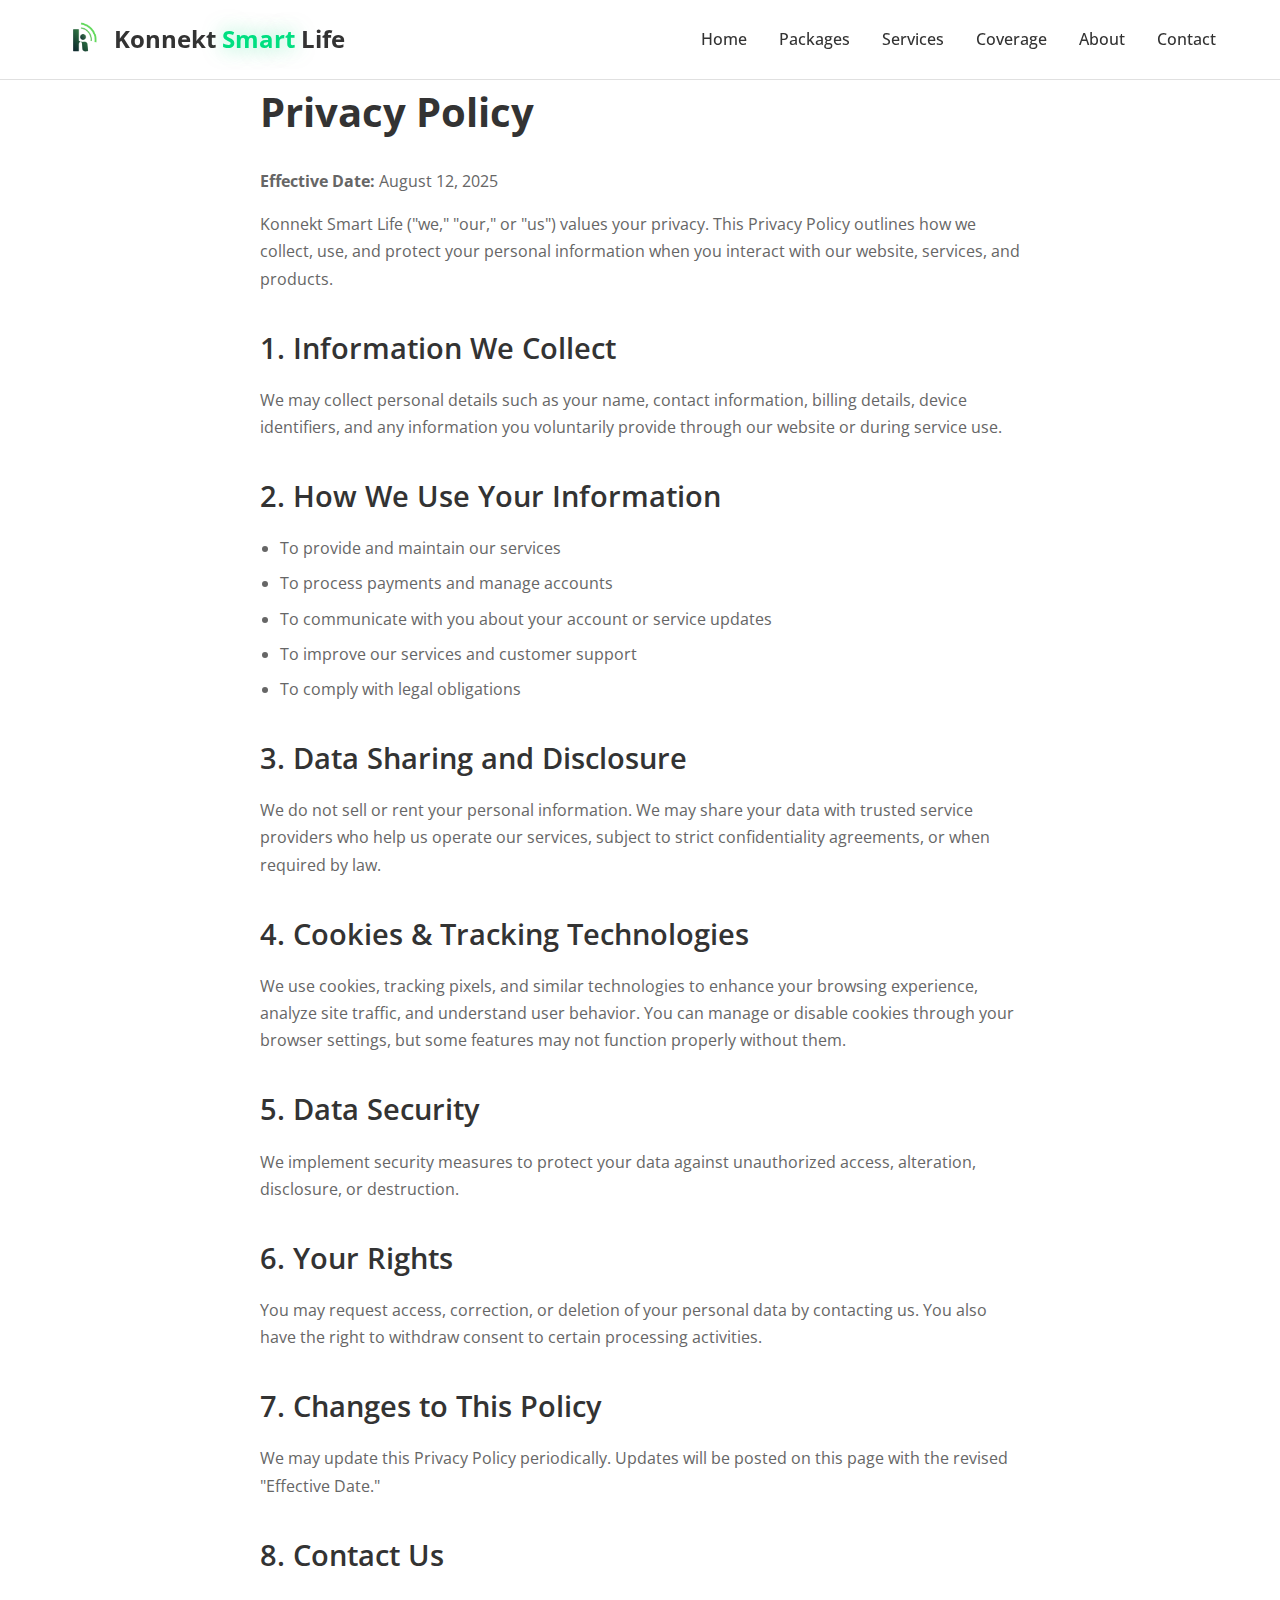
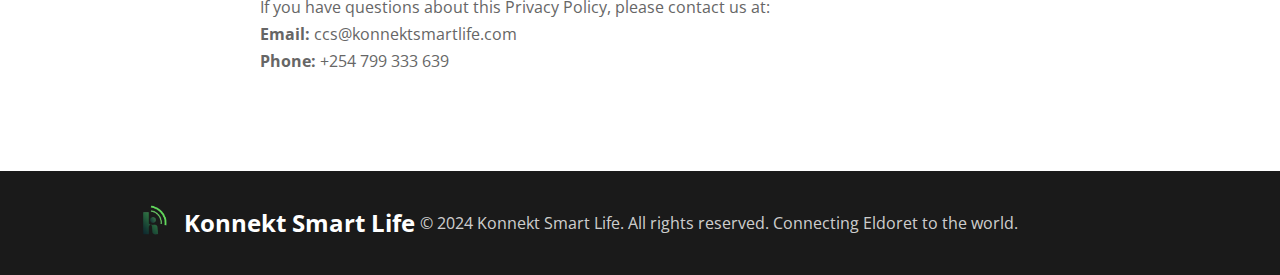
<file: privacy.html>
<!DOCTYPE html>
<html lang="en">
<head>
  <meta charset="UTF-8" />
  <meta name="viewport" content="width=device-width, initial-scale=1.0" />
  <title>Privacy Policy - Konnekt Smart Life</title>
      <!-- SEO Meta Tags -->
   <meta
      name="description"
      content="Get fast, affordable, and reliable internet services in Eldoret. Konnekt Smart Life offers high-speed broadband and fiber plans for homes and businesses."
    />
    <meta
      name="keywords"
      content="Internet provider Eldoret, high-speed internet, home internet, business internet, WiFi provider, broadband, fiber internet"
    />
    <meta name="author" content="Konnekt Smart Life" />
    <link rel="canonical" href="https://www.konnektsmartlife.com/privacy" />
    <!-- Social Media & Open Graph -->
    <meta
      property="og:title"
      content="Konnekt Smart Life - Fast & Reliable Internet Provider in Eldoret"
    />
    <meta
      property="og:description"
      content="Get fast, affordable, and reliable internet services in Eldoret. Explore broadband and fiber plans for homes and businesses."
    />
    <meta charset="UTF-8" />
    <meta name="viewport" content="width=device-width, initial-scale=1.0" />

    <link
      rel="icon"
      href="https://www.konnektsmartlife.com/favicon.ico"
      type="image/x-icon"
    />
  <link rel="stylesheet" href="styles.css" />
  <link href="https://cdnjs.cloudflare.com/ajax/libs/font-awesome/6.0.0/css/all.min.css" rel="stylesheet" />


</head>
<body>
  <!-- Navigation -->
  <nav class="navbar" id="navbar">
    <div class="nav-container">
      <div class="nav-brand">
        <div class="logo">
          <img src="./assets/images/logo.png" alt="Konnekt Smart Life Logo" />
        </div>
        <span>Konnekt <span class="glow-text text-primary">Smart</span> Life</span>
      </div>
      <div class="nav-menu" id="nav-menu">
        <a href="index.html#home" class="nav-link">Home</a>
        <a href="index.html#packages" class="nav-link">Packages</a>
        <a href="index.html#services" class="nav-link">Services</a>
        <a href="index.html#coverage" class="nav-link">Coverage</a>
        <a href="index.html#about" class="nav-link">About</a>
        <a href="index.html#contact" class="nav-link">Contact</a>
      </div>

    
      <button class="nav-toggle" id="nav-toggle">
        <span></span>
        <span></span>
        <span></span>
      </button>
    </div>
  </nav>

 <main class="static-page-content" >
    <h1>Privacy Policy</h1>
    <p><strong>Effective Date:</strong> August 12, 2025</p>

    <p>
      Konnekt Smart Life ("we," "our," or "us") values your privacy. This Privacy Policy outlines how we collect, use, and protect your personal information when you interact with our website, services, and products.
    </p>

    <h2>1. Information We Collect</h2>
    <p>
      We may collect personal details such as your name, contact information, billing details, device identifiers, and any information you voluntarily provide through our website or during service use.
    </p>

    <h2>2. How We Use Your Information</h2>
    <ul>
      <li>To provide and maintain our services</li>
      <li>To process payments and manage accounts</li>
      <li>To communicate with you about your account or service updates</li>
      <li>To improve our services and customer support</li>
      <li>To comply with legal obligations</li>
    </ul>

    <h2>3. Data Sharing and Disclosure</h2>
    <p>
      We do not sell or rent your personal information. We may share your data with trusted service providers who help us operate our services, subject to strict confidentiality agreements, or when required by law.
    </p>

    <h2>4. Cookies & Tracking Technologies</h2>
    <p>
      We use cookies, tracking pixels, and similar technologies to enhance your browsing experience, analyze site traffic, and understand user behavior. You can manage or disable cookies through your browser settings, but some features may not function properly without them.
    </p>

    <h2>5. Data Security</h2>
    <p>
      We implement security measures to protect your data against unauthorized access, alteration, disclosure, or destruction.
    </p>

    <h2>6. Your Rights</h2>
    <p>
      You may request access, correction, or deletion of your personal data by contacting us. You also have the right to withdraw consent to certain processing activities.
    </p>

    <h2>7. Changes to This Policy</h2>
    <p>
      We may update this Privacy Policy periodically. Updates will be posted on this page with the revised "Effective Date."
    </p>

    <h2>8. Contact Us</h2>
    <p>
      If you have questions about this Privacy Policy, please contact us at:
      <br />
      <strong>Email:</strong> ccs@konnektsmartlife.com
      <br />
      <strong>Phone:</strong> +254 799 333 639
    </p>
  </main>
  <button class="scroll-to-top" id="scroll-to-top">
      <i class="fas fa-chevron-up"></i>
    </button>
  <footer class="footer">
    <div class="container">
      <div class="footer-content">
        <div class="footer-brand">
          <div class="logo">
            <img src="./assets/images/logo.png" alt="Konnekt Smart Life Logo" />
          </div>
          <span>Konnekt Smart Life</span>
        </div>
        <p>© 2024 Konnekt Smart Life. All rights reserved. Connecting Eldoret to the world.</p>
      </div>
    </div>
  </footer>
 <script
      src="https://cdnjs.cloudflare.com/ajax/libs/jquery/3.7.1/jquery.js"
      integrity="sha512-+k1pnlgt4F1H8L7t3z95o3/KO+o78INEcXTbnoJQ/F2VqDVhWoaiVml/OEHv9HsVgxUaVW+IbiZPUJQfF/YxZw=="
      crossorigin="anonymous"
      referrerpolicy="no-referrer"
    ></script>
   <script src="script.js"></script>
  <!--Start of Tawk.to Script-->
<script type="text/javascript">
var Tawk_API=Tawk_API||{}, Tawk_LoadStart=new Date();
(function(){
var s1=document.createElement("script"),s0=document.getElementsByTagName("script")[0];
s1.async=true;
s1.src='https://embed.tawk.to/688427a12f66bc191640d3c4/1j123lkd8';
s1.charset='UTF-8';
s1.setAttribute('crossorigin','*');
s0.parentNode.insertBefore(s1,s0);
})();
</script>
<!--End of Tawk.to Script-->
</body>
</html>
</file>
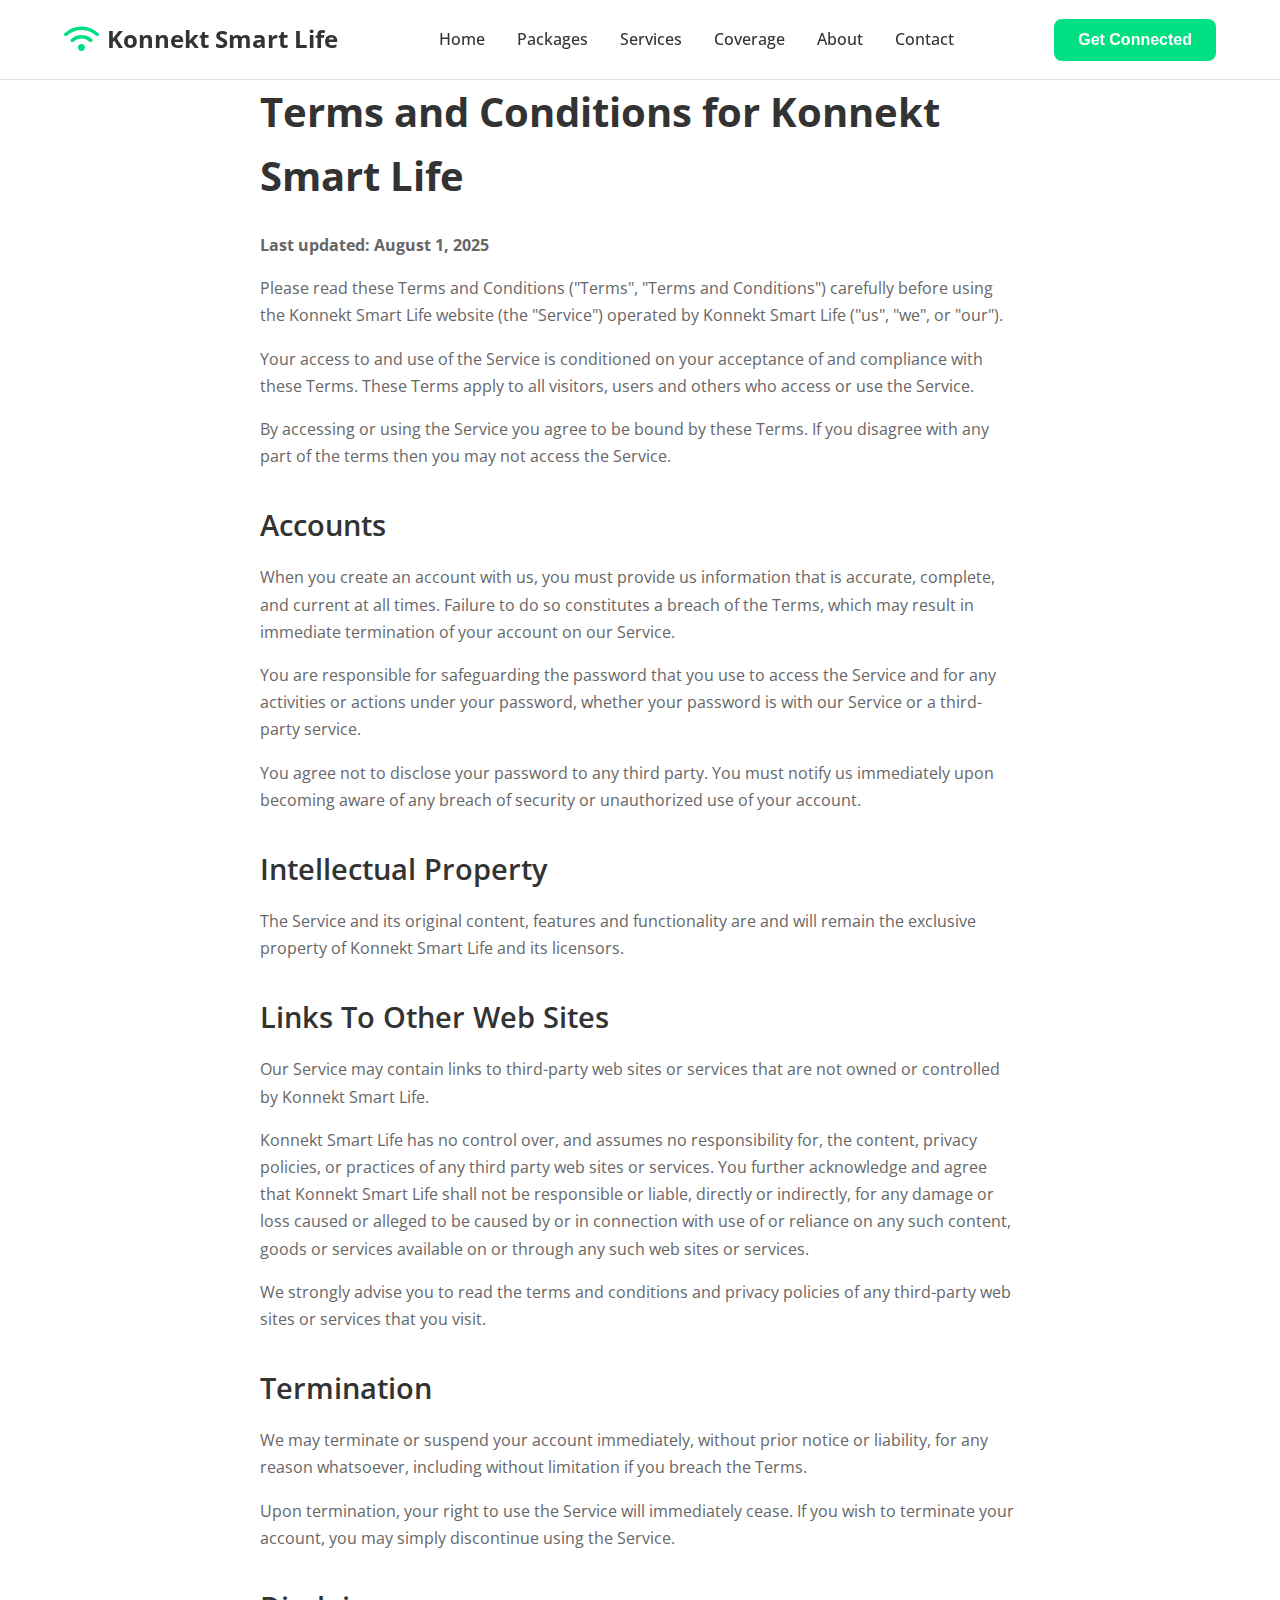
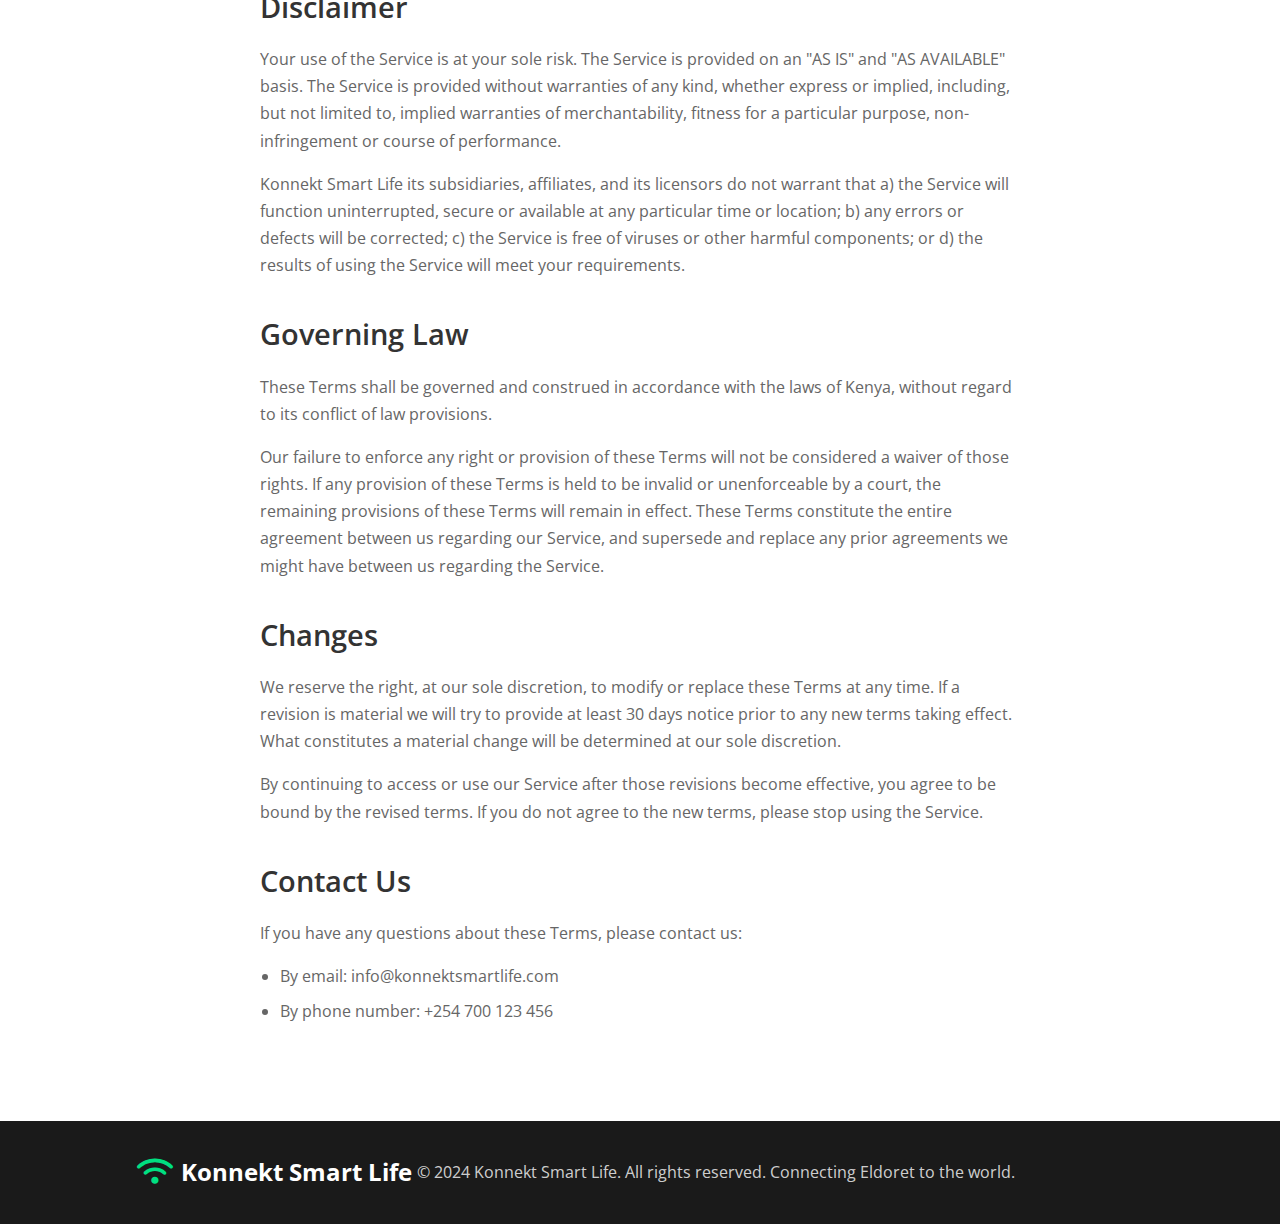
<file: terms.html>
<!DOCTYPE html>
<html lang="en">
<head>
  <meta charset="UTF-8">
  <meta name="viewport" content="width=device-width, initial-scale=1.0">
  <title>Terms and Conditions - Konnekt Smart Life</title>
  <link rel="stylesheet" href="styles.css">
  <link href="https://cdnjs.cloudflare.com/ajax/libs/font-awesome/6.0.0/css/all.min.css" rel="stylesheet">
</head>
<body>
  <!-- Navigation (re-use from index.html for consistency) -->
  <nav class="navbar" id="navbar">
      <div class="nav-container">
          <div class="nav-brand">
              <i class="fas fa-wifi"></i>
              <span>Konnekt Smart Life</span>
          </div>
          <div class="nav-menu" id="nav-menu">
              <a href="index.html#home" class="nav-link">Home</a>
              <a href="index.html#packages" class="nav-link">Packages</a>
              <a href="index.html#services" class="nav-link">Services</a>
              <a href="index.html#coverage" class="nav-link">Coverage</a>
              <a href="index.html#about" class="nav-link">About</a>
              <a href="index.html#contact" class="nav-link">Contact</a>
          </div>
          <button class="nav-toggle" id="nav-toggle">
              <span></span>
              <span></span>
              <span></span>
          </button>
          <button class="btn btn-primary" onclick="window.location.href='index.html#contact'">Get Connected</button>
      </div>
  </nav>

  <main class="static-page-content">
    <h1>Terms and Conditions for Konnekt Smart Life</h1>
    <p><strong>Last updated: August 1, 2025</strong></p>

    <p>Please read these Terms and Conditions ("Terms", "Terms and Conditions") carefully before using the Konnekt Smart Life website (the "Service") operated by Konnekt Smart Life ("us", "we", or "our").</p>
    <p>Your access to and use of the Service is conditioned on your acceptance of and compliance with these Terms. These Terms apply to all visitors, users and others who access or use the Service.</p>
    <p>By accessing or using the Service you agree to be bound by these Terms. If you disagree with any part of the terms then you may not access the Service.</p>

    <h2>Accounts</h2>
    <p>When you create an account with us, you must provide us information that is accurate, complete, and current at all times. Failure to do so constitutes a breach of the Terms, which may result in immediate termination of your account on our Service.</p>
    <p>You are responsible for safeguarding the password that you use to access the Service and for any activities or actions under your password, whether your password is with our Service or a third-party service.</p>
    <p>You agree not to disclose your password to any third party. You must notify us immediately upon becoming aware of any breach of security or unauthorized use of your account.</p>

    <h2>Intellectual Property</h2>
    <p>The Service and its original content, features and functionality are and will remain the exclusive property of Konnekt Smart Life and its licensors.</p>

    <h2>Links To Other Web Sites</h2>
    <p>Our Service may contain links to third-party web sites or services that are not owned or controlled by Konnekt Smart Life.</p>
    <p>Konnekt Smart Life has no control over, and assumes no responsibility for, the content, privacy policies, or practices of any third party web sites or services. You further acknowledge and agree that Konnekt Smart Life shall not be responsible or liable, directly or indirectly, for any damage or loss caused or alleged to be caused by or in connection with use of or reliance on any such content, goods or services available on or through any such web sites or services.</p>
    <p>We strongly advise you to read the terms and conditions and privacy policies of any third-party web sites or services that you visit.</p>

    <h2>Termination</h2>
    <p>We may terminate or suspend your account immediately, without prior notice or liability, for any reason whatsoever, including without limitation if you breach the Terms.</p>
    <p>Upon termination, your right to use the Service will immediately cease. If you wish to terminate your account, you may simply discontinue using the Service.</p>

    <h2>Disclaimer</h2>
    <p>Your use of the Service is at your sole risk. The Service is provided on an "AS IS" and "AS AVAILABLE" basis. The Service is provided without warranties of any kind, whether express or implied, including, but not limited to, implied warranties of merchantability, fitness for a particular purpose, non-infringement or course of performance.</p>
    <p>Konnekt Smart Life its subsidiaries, affiliates, and its licensors do not warrant that a) the Service will function uninterrupted, secure or available at any particular time or location; b) any errors or defects will be corrected; c) the Service is free of viruses or other harmful components; or d) the results of using the Service will meet your requirements.</p>

    <h2>Governing Law</h2>
    <p>These Terms shall be governed and construed in accordance with the laws of Kenya, without regard to its conflict of law provisions.</p>
    <p>Our failure to enforce any right or provision of these Terms will not be considered a waiver of those rights. If any provision of these Terms is held to be invalid or unenforceable by a court, the remaining provisions of these Terms will remain in effect. These Terms constitute the entire agreement between us regarding our Service, and supersede and replace any prior agreements we might have between us regarding the Service.</p>

    <h2>Changes</h2>
    <p>We reserve the right, at our sole discretion, to modify or replace these Terms at any time. If a revision is material we will try to provide at least 30 days notice prior to any new terms taking effect. What constitutes a material change will be determined at our sole discretion.</p>
    <p>By continuing to access or use our Service after those revisions become effective, you agree to be bound by the revised terms. If you do not agree to the new terms, please stop using the Service.</p>

    <h2>Contact Us</h2>
    <p>If you have any questions about these Terms, please contact us:</p>
    <ul>
      <li>By email: info@konnektsmartlife.com</li>
      <li>By phone number: +254 700 123 456</li>
    </ul>
  </main>

  <!-- Footer (re-use from index.html for consistency) -->
  <footer class="footer">
      <div class="container">
          <div class="footer-content">
              <div class="footer-brand">
                  <i class="fas fa-wifi"></i>
                  <span>Konnekt Smart Life</span>
              </div>
              <p>© 2024 Konnekt Smart Life. All rights reserved. Connecting Eldoret to the world.</p>
          </div>
      </div>
  </footer>

  <script src="script.js"></script>
  <script type="module" src="three-network.js"></script>
</body>
</html>
</file>
<file: styles.css>
@import url("https://fonts.googleapis.com/css2?family=Open+Sans:ital,wght@0,300..800;1,300..800&family=Quicksand:wght@300..700&display=swap");
/* Reset and Base Styles */
* {
  margin: 0;
  padding: 0;
  box-sizing: border-box;
}
html {
  scroll-behavior: smooth;
}
:root {
  --primary-color: #00df81;
  --primary-dark: #00c470;
  --primary-light: #33e599;
  --secondary-color: #1a1a1a;
  --text-color: #333;
  --text-light: #666;
  --text-white: #fff;
  --bg-color: #fff;
  --bg-light: #f8f9fa;
  --bg-dark: #1a1a1a;
  --border-color: #e0e0e0;
  --shadow: 0 4px 6px rgba(0, 0, 0, 0.1);
  --shadow-lg: 0 10px 25px rgba(0, 0, 0, 0.15);
  --border-radius: 8px;
  --border-radius-lg: 12px;
  --transition: all 0.3s ease;
  --font-family: "Open Sans", Tahoma, Geneva, Verdana, sans-serif;
}

body {
  font-family: var(--font-family);
  line-height: 1.6;
  color: var(--text-color);
  overflow-x: hidden;
  width: 100vw;
  display: flex;
  flex-direction: column;
  align-items: center;
}
section {
  width: 100%;
  display: flex;

  flex-direction: column;
  align-items: center;
  justify-content: center;
}
/* FLOATING ICON */
#a11y-toggle {
  position: fixed;
  top: 100px;
  right: 20px;
  font-size: 32px;
  background:var(--primary-dark);
  color: white;
  width: 55px;
  height: 55px;
  border-radius: 50%;
  display: flex;
  align-items: center;
  justify-content: center;
  cursor: pointer;
  border:var(--bg-color) 3px solid;
  box-shadow: 0 4px 20px rgba(0,0,0,0.2);
  z-index: 99999;
}

/* ACCESSIBILITY PANEL */
#a11y-panel {
  position: fixed;
  top: 90px;
  right: 20px;
  background: white;
  padding: 16px;
  border-radius: 14px;
  width: 180px;
  display: flex;
  flex-direction: column;
  gap: 8px;
  box-shadow: 0 4px 20px rgba(0,0,0,0.15);
  z-index: 99998;
  transform: translateY(-20px);
  opacity: 0;
  pointer-events: none;
  transition: 0.3s ease;
}

#a11y-panel.show {
  transform: translateY(0);
  opacity: 1;
  pointer-events: all;
}

#a11y-panel button {
  background: #f3f3f3;
  border: none;
  padding: 8px;
  border-radius: 8px;
  cursor: pointer;
  transition: 0.2s;
  text-align: left;
}

#a11y-panel button:hover {
  background: #ddd;
}

/* ACCESSIBILITY MODES */
.high-contrast {
  filter: invert(100%) grayscale(100%);
}

/* PROTECT THE TOOLBAR FROM INVERSION */
.high-contrast #a11y-panel,
.high-contrast #a11y-toggle {
  filter: invert(100%) grayscale(0%) !important;
}

.dark-mode {
  background: #111 !important;
  color: white !important;
}

.dyslexia-font {
  font-family: "OpenDyslexic", Arial, sans-serif !important;
}

.highlight-links a {
  background: yellow !important;
  padding: 2px 4px;
}

.paused-animations * {
  animation: none !important;
  transition: none !important;
}

 .cookie-banner {
    position: fixed;
    bottom: 20px;
    left: 50%;
    transform: translateX(-50%);
    /* max-width: 500px; */
    width: 80%;
    background: var(--bg-light);
    color: var(--text-color);
    box-shadow: var(--shadow-lg);
    border-radius: var(--border-radius-lg);
    padding: 16px 20px;
    display: flex;
    flex-direction: column;
    gap: 12px;
    font-family: var(--font-family);
    z-index: 9999;
    transition: var(--transition);
  }

  .cookie-banner p {
    margin: 0;
    font-size: 14px;
    line-height: 1.5;
  }

  .cookie-buttons {
    display: flex;
    gap: 10px;
  }

  .cookie-banner button {
    border: none;
    padding: 8px 16px;
    border-radius: var(--border-radius);
    font-size: 14px;
    cursor: pointer;
    transition: var(--transition);
  }

  .accept-btn {
    background: var(--primary-color);
    color: var(--text-white);
  }
  .accept-btn:hover {
    background: var(--primary-dark);
  }

  .reject-btn {
    background: var(--secondary-color);
    color: var(--text-white);
  }
  .reject-btn:hover {
    background: #333;
  }

  .cookie-banner.hidden {
    opacity: 0;
    transform: translateX(-50%) translateY(100px);
    pointer-events: none;
  }
.container {
  width: 90%;
  display: flex;
  flex-direction: column;
  align-items: center;
}

/* Animations */
@keyframes fadeInUp {
  from {
    opacity: 0;
    transform: translateY(30px);
  }
  to {
    opacity: 1;
    transform: translateY(0);
  }
}

@keyframes fadeInLeft {
  from {
    opacity: 0;
    transform: translateX(-30px);
  }
  to {
    opacity: 1;
    transform: translateX(0);
  }
}

@keyframes fadeInRight {
  from {
    opacity: 0;
    transform: translateX(30px);
  }
  to {
    opacity: 1;
    transform: translateX(0);
  }
}

@keyframes pulse {
  0%,
  100% {
    transform: scale(1);
    opacity: 1;
  }
  50% {
    transform: scale(1.1);
    opacity: 0.8;
  }
}

@keyframes slideInFromTop {
  from {
    transform: translateY(-100%);
    opacity: 0;
  }
  to {
    transform: translateY(0);
    opacity: 1;
  }
}

@keyframes bounce {
  0%,
  20%,
  50%,
  80%,
  100% {
    transform: translateY(0);
  }
  40% {
    transform: translateY(-10px);
  }
  60% {
    transform: translateY(-5px);
  }
}

@keyframes badgeGlow {
  0%,
  100% {
    box-shadow: 0 0 10px rgba(0, 223, 129, 0.3);
  }
  50% {
    box-shadow: 0 0 20px rgba(0, 223, 129, 0.6);
  }
}

@keyframes textGlow {
  0% {
    text-shadow: 0 0 20px rgba(0, 223, 129, 0.5);
  }
  100% {
    text-shadow: 0 0 30px rgba(0, 223, 129, 0.8),
      0 0 40px rgba(0, 223, 129, 0.3);
  }
}

@keyframes scrollBounce {
  0%,
  100% {
    transform: translateX(-50%) translateY(0px);
  }
  50% {
    transform: translateX(-50%) translateY(-10px);
  }
}

@keyframes scrollWheel {
  0%,
  100% {
    top: 6px;
    opacity: 1;
  }
  50% {
    top: 16px;
    opacity: 0.5;
  }
}

/* Animation Classes */
.fade-in-up {
  animation: fadeInUp 0.8s ease-out forwards;
}

.fade-in-left {
  animation: fadeInLeft 0.8s ease-out forwards;
}

.fade-in-right {
  animation: fadeInRight 0.8s ease-out forwards;
}

.animate-on-scroll {
  opacity: 0;
  transform: translateY(30px);
  transition: all 0.6s ease-out;
}

.animate-on-scroll.visible {
  opacity: 1;
  transform: translateY(0);
}

/* Stagger Animation Delays */
.stagger-1 {
  animation-delay: 0.2s;
}
.stagger-2 {
  animation-delay: 0.4s;
}
.stagger-3 {
  animation-delay: 0.6s;
}
.stagger-4 {
  animation-delay: 0.8s;
}
.stagger-5 {
  animation-delay: 1s;
}

/* Utility Classes */
.text-primary {
  color: var(--primary-color);
}

.text-center {
  text-align: center;
}

.mb-4 {
  margin-bottom: 1rem;
}

.mb-8 {
  margin-bottom: 2rem;
}

/* Button Styles */
.btn {
  display: flex;
  align-items: center;
  justify-content: center;
  padding: 12px 24px;
  border: none;
  border-radius: var(--border-radius);
  font-size: 16px;
  font-weight: 600;
  text-decoration: none;
  gap: 10px;
  cursor: pointer;
  transition: var(--transition);
  position: relative;
  overflow: hidden;
}
.btn i{
  display: flex;
  align-items: center;
  justify-content: center;
  height: 100%;
  margin: 0 !important;
  padding: 0 !important;
}
.btn-primary {
  background: var(--primary-color);
  color: var(--text-white);
}

.btn-primary:hover {
  background: var(--primary-dark);
  transform: translateY(-2px);
  box-shadow: var(--shadow-lg);
}

.btn-outline {
  background: transparent;
  color: var(--primary-color);
  border: 2px solid var(--primary-color);
}

.btn-outline:hover {
  background: var(--primary-color);
  color: var(--text-white);
  transform: translateY(-2px);
}

.btn-large {
  padding: 16px 32px;
  font-size: 18px;
}

.btn-small {
  padding: 8px 16px;
  font-size: 14px;
}

.btn-full {
  width: 100%;
}

.btn-loading .btn-text {
  display: none;
}

.btn-loading .btn-loading {
  display: inline;
}

.btn .btn-loading {
  display: none;
}

/* Navigation */
.navbar {
  position: fixed;
  top: 0;
  width: 100%;
  height: 80px;
  display: flex;
  align-items: center;
  justify-content: center;
  background: rgba(255, 255, 255, 0.95);
  backdrop-filter: blur(10px);
  border-bottom: 1px solid var(--border-color);
  z-index: 1000;
  transition: var(--transition);
  animation: slideInFromTop 0.5s ease-out;
}

.navbar.scrolled {
  background: rgba(255, 255, 255, 0.98);
  box-shadow: var(--shadow);
}

.nav-container {
  display: flex;
  align-items: center;
  justify-content: space-between;
  width: 90%;
}

.nav-brand {
  display: flex;
  align-items: center;
  font-size: 24px;
  font-weight: bold;
  color: var(--text-color);
}
.nav-brand .logo {
  width: 40px;
  height: 40px;
  margin-right: 10px;
}
.nav-brand img {
  width: 100%;
  height: 100%;
  object-fit: contain;
}
.nav-brand i {
  color: var(--primary-color);
  margin-right: 8px;
  font-size: 28px;
}

.nav-brand span {
  display: none; /* Hidden by default on mobile */
}

.nav-menu {
  display: flex;
  align-items: center;
  gap: 2rem;
}
@media screen and (min-width: 768px) {
}

.nav-link {
  color: var(--text-color);
  text-decoration: none;
  font-weight: 500;
  transition: var(--transition);
  position: relative;
}

.nav-link:hover {
  color: var(--primary-color);
}

.nav-link::after {
  content: "";
  position: absolute;
  bottom: -5px;
  left: 0;
  width: 0;
  height: 2px;
  background: var(--primary-color);
  transition: var(--transition);
}

.nav-link:hover::after {
  width: 100%;
}

.nav-toggle {
  display: none;
  flex-direction: column;
  background: none;
  border: none;
  cursor: pointer;
  padding: 5px;
}

.nav-toggle span {
  width: 25px;
  height: 3px;
  background: var(--text-color);
  margin: 3px 0;
  transition: var(--transition);
}
#fiber-canvas {
  position: absolute;
  top: 0;
  left: 0;
  width: 100%;
  height: 100%;
  z-index: 0;
  pointer-events: none;
  opacity: 0.2;
}
/* Hero Section */
.hero {
  position: relative;
  overflow: hidden;
  color: var(--text-white);
  padding: 100px 0;
  min-height: 100vh;
  display: flex;
  align-items: center;
  justify-content: center;
  font-family: var(--font-family);
  background-image: url("./assets/images/background.jpg"); /* Updated background image */
  background-position: center;
  background-repeat: no-repeat;
  background-size: cover;
  z-index: 1;
}

/* Gradient Overlay for Hero */
.hero::before {
  content: "";
  position: absolute;
  top: 0;
  left: 0;
  width: 100%;
  height: 100%;
  background: linear-gradient(
    135deg,
    rgba(26, 26, 26, 0.7),
    rgba(0, 223, 129, 0.3)
  );
  z-index: 1; /* Below Three.js canvas */
}

/* Three.js Canvas */
#three-canvas {
  position: absolute;
  top: 0;
  left: 0;
  width: 100%;
  height: 100%;
  z-index: 2; /* Above background and overlay */
}

/* Hero Container */
.hero-container {
  /* max-width: 1400px; */
  align-items: start !important;
  width: 90%;
  /* margin: 0 auto; */
  position: relative;
  z-index: 3; /* Above Three.js canvas */
  padding: 2rem 0;
}

.hero-content {
  display: flex;
  flex-direction: column;
  gap: 3rem;
  height: 100%;
  text-align: center;
  max-width: 1000px;
}

/* Main Hero Content */
.hero-main {
  width: 100%;
  /* display: grid;
  grid-template-columns: 1fr 1fr; */
  gap: 4rem;
  align-items: center;
  min-height: 60vh;
}

.hero-text-section {
  width: 100%;
  display: flex;
  flex-direction: column;
  text-align: left;
  gap: 2rem;
}

/* Hero Badge */
.hero-badge {
  display: inline-flex;
  align-items: center;
  gap: 0.5rem;
  background: rgba(255, 255, 255, 0.1);
  backdrop-filter: blur(10px);
  border: 1px solid rgba(0, 223, 129, 0.3);
  padding: 0.75rem 1.5rem;
  border-radius: 50px;
  color: white;
  font-size: 0.9rem;
  font-weight: 500;
  width: fit-content;
  animation: badgeGlow 3s infinite ease-in-out;
}

.hero-badge i {
  color: var(--primary-color);
  font-size: 1rem;
}

/* Hero Title */
.hero-title {
  font-size: clamp(3rem, 6vw, 5rem);
  font-weight: 800;
  line-height: 1.1;
  color: white;
  margin: 0;
}

.hero-title-accent {
  background: linear-gradient(135deg, var(--primary-color), #33e599);
  -webkit-background-clip: text;
  -webkit-text-fill-color: transparent;
  background-clip: text;
  position: relative;
}

.glow-text {
  text-shadow: 0 0 20px rgba(0, 223, 129, 0.5);
  animation: textGlow 2s infinite ease-in-out alternate;
}

/* Hero Subtitle */
.hero-subtitle {
  font-size: clamp(1.1rem, 2vw, 1.3rem);
  color: rgba(255, 255, 255, 0.9);
  line-height: 1.6;
  max-width: 500px;
  /* margin-left: auto;
  margin-right: auto; */
}

/* Hero Features */
.hero-features {
  display: flex;
  gap: 2rem;
  flex-wrap: wrap;
}

.feature-item {
  display: flex;
  align-items: center;
  gap: 0.5rem;
  color: white;
  font-size: 0.9rem;
  font-weight: 500;
}

.feature-item i {
  color: var(--primary-color);
  font-size: 1.1rem;
}

/* Hero CTA */
.hero-cta {
  display: flex;
  gap: 1rem;
  flex-wrap: wrap;
  margin-top: 2rem;
}

.btn-hero {
  padding: 1rem 2rem;
  font-size: 1.1rem;
  font-weight: 600;
  border-radius: 50px;
  position: relative;
  overflow: hidden;
  transition: all 0.3s ease;
}

.btn-hero::before {
  content: "";
  position: absolute;
  top: 0;
  left: -100%;
  width: 100%;
  height: 100%;
  background: linear-gradient(
    90deg,
    transparent,
    rgba(255, 255, 255, 0.2),
    transparent
  );
  transition: left 0.5s ease;
}

.btn-hero:hover::before {
  left: 100%;
}

.btn-outline-hero {
  background: transparent;
  color: white;
  border: 2px solid var(--primary-color);
  padding: 1rem 2rem;
  font-size: 1.1rem;
  font-weight: 600;
  border-radius: 50px;
  transition: all 0.3s ease;
}

.btn-outline-hero:hover {
  background: var(--primary-color);
  color: white;
  transform: translateY(-2px);
  box-shadow: 0 10px 25px rgba(0, 223, 129, 0.3);
}

/* Hero Visual Section (kept for layout, visual elements handled by Three.js) */
.hero-visual-section {
  display: flex;
  align-items: center;
  justify-content: center;
  position: relative;
  /* No visual elements here, Three.js takes over */
}

/* Hero Stats */
.hero-stats {
  display: flex;
  flex-direction: column;
  /* grid-template-columns: repeat(auto-fit, minmax(200px, 1fr)); */
  gap: 2rem;
  margin-top: 2rem;
}

.stat-item {
  display: flex;
  align-items: center;
  gap: 1rem;
  background: rgba(255, 255, 255, 0.1);
  backdrop-filter: blur(10px);
  border: 1px solid rgba(0, 223, 129, 0.3);
  padding: 1.5rem;
  border-radius: var(--border-radius-lg);
  transition: all 0.3s ease;
}

.stat-item:hover {
  transform: translateY(-5px);
  background: rgba(255, 255, 255, 0.15);
  border-color: var(--primary-color);
}

.stat-icon {
  width: 50px;
  height: 50px;
  background: linear-gradient(135deg, var(--primary-color), #33e599);
  border-radius: 50%;
  display: flex;
  align-items: center;
  justify-content: center;
  color: white;
  font-size: 1.2rem;
}

.stat-content {
  flex: 1;
}

.stat-number {
  font-size: 2rem;
  font-weight: bold;
  color: white;
  display: inline-block;
}

.stat-plus {
  font-size: 2rem;
  font-weight: bold;
  color: var(--primary-color);
}

.stat-item p {
  color: rgba(255, 255, 255, 0.8);
  font-size: 0.9rem;
  margin: 0;
}

/* Scroll Indicator */
.scroll-indicator {
  position: absolute;
  bottom: 2rem;
  left: 50%;
  transform: translateX(-50%);
  display: flex;
  flex-direction: column;
  align-items: center;
  gap: 0.5rem;
  color: rgba(255, 255, 255, 0.7);
  font-size: 0.8rem;
  z-index: 4;
  animation: scrollBounce 2s infinite ease-in-out;
}

.scroll-mouse {
  width: 24px;
  height: 40px;
  border: 2px solid rgba(255, 255, 255, 0.5);
  border-radius: 12px;
  position: relative;
}

.scroll-wheel {
  width: 4px;
  height: 8px;
  background: var(--primary-color);
  border-radius: 2px;
  position: absolute;
  top: 6px;
  left: 50%;
  transform: translateX(-50%);
  animation: scrollWheel 2s infinite ease-in-out;
}

/* Sections */
section {
  padding: 5rem 0;
}

.section-header {
  text-align: center;
  margin-bottom: 4rem;
}

.section-header h2 {
  font-size: clamp(2rem, 4vw, 3rem);
  font-weight: 700;
  margin-bottom: 1rem;
  color: var(--text-color);
}

.section-header p {
  font-size: 1.2rem;
  color: var(--text-light);
  max-width: 600px;
  margin: 0 auto;
}

/* Packages Section */
.packages-section {
  background: var(--bg-light);
}
.packages-container {
  width: 90%;
  display: flex;
  flex-direction: column;
  align-items: center;
}
.tabs-container {
  width: 100%;
  /* margin: 0 auto; */
  display: flex;
  flex-direction: column;
  align-items: center;
}

.tabs-nav {
  display: flex;
  justify-content: center;
  margin-bottom: 3rem;
  background: white;
  border-radius: var(--border-radius-lg);
  padding: 8px;
  box-shadow: var(--shadow);
}

.tab-btn {
  flex: 1;
  padding: 1rem 2rem;
  background: none;
  border: none;
  font-size: 1.1rem;
  font-weight: 600;
  cursor: pointer;
  border-radius: var(--border-radius);
  transition: var(--transition);
  color: var(--text-light);
}

.tab-btn.active {
  background: var(--primary-color);
  color: white;
}

.tab-content {
  display: none;
  width: 100%;
}

.tab-content.active {
  display: flex;
  align-items: center;
  justify-content: center;
}

.packages-grid {
  display: flex;
  width: 90%;
  flex-direction: column;
  align-items: center;
  justify-content: center;
  grid-template-columns: repeat(auto-fit, minmax(300px, 1fr));
  gap: 2rem;
}

.package-card {
  background: white;
  border-radius: var(--border-radius-lg);
  padding: 2rem;
  box-shadow: var(--shadow);
  transition: var(--transition);
  position: relative;
  overflow: hidden;
  
}

.package-card:hover {
  transform: translateY(-10px);
  box-shadow: var(--shadow-lg);
}

.package-card.popular {
  border: 2px solid var(--primary-color);
  transform: scale(1.05);
}

.popular-badge {
  position: absolute;
  top: -10px;
  left: 50%;
  transform: translateX(-50%);
  background: var(--primary-color);
  color: white;
  padding: 8px 20px;
  border-radius: 20px;
  font-size: 14px;
  font-weight: 600;
}

.package-header {
  text-align: center;
  margin-bottom: 2rem;
}

.package-header h3 {
  font-size: 1.5rem;
  font-weight: 700;
  margin-bottom: 1rem;
}

.package-speed {
  font-size: 2rem;
  font-weight: bold;
  color: var(--primary-color);
  margin-bottom: 1rem;
}

.package-price {
  margin-bottom: 1rem;
}

.price {
  font-size: 2.5rem;
  font-weight: bold;
  color: var(--text-color);
}

.period {
  font-size: 1rem;
  color: var(--text-light);
}

.package-features {
  margin-bottom: 2rem;
}

.feature {
  display: flex;
  align-items: center;
  margin-bottom: 1rem;
}

.feature i {
  color: var(--primary-color);
  margin-right: 1rem;
  font-size: 1.2rem;
}

/* Services Section */
.services-grid {
  display: grid;
  grid-template-columns: repeat(auto-fit, minmax(350px, 1fr));
  gap: 2rem;
  width: 100%;
}

.service-card {
  background: white;
  border-radius: var(--border-radius-lg);
  padding: 2.5rem;
  box-shadow: var(--shadow);
  transition: var(--transition);
  text-align: center;
}

.service-card:hover {
  transform: translateY(-5px);
  box-shadow: var(--shadow-lg);
}

.service-icon {
  width: 80px;
  height: 80px;
  background: linear-gradient(
    135deg,
    var(--primary-light),
    var(--primary-color)
  );
  border-radius: 50%;
  display: flex;
  align-items: center;
  justify-content: center;
  margin: 0 auto 2rem;
  transition: var(--transition);
}

.service-card:hover .service-icon {
  transform: scale(1.1);
  animation: pulse 2s infinite;
}

.service-icon i {
  font-size: 2rem;
  color: white;
}

.service-card h3 {
  font-size: 1.5rem;
  font-weight: 700;
  margin-bottom: 1rem;
}

.service-card p {
  color: var(--text-light);
  margin-bottom: 2rem;
  line-height: 1.6;
}

.service-features {
  list-style: none;
  margin-bottom: 2rem;
  text-align: left;
}

.service-features li {
  display: flex;
  align-items: center;
  margin-bottom: 0.5rem;
  font-size: 0.9rem;
}

.service-features i {
  color: var(--primary-color);
  margin-right: 0.5rem;
  font-size: 1rem;
}

/* Coverage Section */
.coverage-section {
  background: var(--bg-light);
}

.coverage-grid {
  display: grid;
  grid-template-columns: 1fr 1fr;
  gap: 4rem;
  align-items: start;
}

.coverage-content h3,
.testimonials-content h3 {
  font-size: 2rem;
  font-weight: 700;
  margin-bottom: 1.5rem;
}

.coverage-content p {
  color: var(--text-light);
  margin-bottom: 2rem;
  font-size: 1.1rem;
}

/* Interactive Map Styles */
.coverage-map-container {
  position: relative;
  width: 100%;
  padding-bottom: 75%; /* Aspect ratio 4:3 (600/800) */
  background: white;
  border-radius: var(--border-radius-lg);
  box-shadow: var(--shadow);
  overflow: hidden;
  margin-bottom: 2rem;
}

.coverage-map-image {
  position: absolute;
  top: 0;
  left: 0;
  width: 100%;
  height: 100%;
  object-fit: cover;
  border-radius: var(--border-radius-lg);
}

.map-area {
  position: absolute;
  background-color: rgba(0, 223, 129, 0.2); /* Light green overlay */
  border: 2px solid transparent;
  cursor: pointer;
  transition: all 0.3s ease;
  border-radius: 5px;
}

.map-area:hover {
  background-color: rgba(0, 223, 129, 0.4); /* Darker green on hover */
  border-color: var(--primary-color);
}

.map-area.active {
  background-color: rgba(0, 223, 129, 0.6); /* Even darker when active */
  border-color: var(--primary-dark);
}

.map-info-box {
  position: absolute;
  background: white;
  border-radius: var(--border-radius);
  box-shadow: var(--shadow-lg);
  padding: 1rem;
  z-index: 10;
  display: none; /* Hidden by default */
  flex-direction: column;
  gap: 0.5rem;
  min-width: 200px;
  max-width: 300px;
  transform: translate(-50%, -100%); /* Position above cursor */
  pointer-events: none; /* Allow clicks to pass through to map areas */
  opacity: 0;
  transition: opacity 0.3s ease, transform 0.3s ease;
}

.map-info-box.show {
  display: flex;
  opacity: 1;
  pointer-events: auto;
}

.map-info-box h4 {
  font-size: 1.1rem;
  font-weight: 700;
  color: var(--text-color);
  margin-bottom: 0.25rem;
}

.map-info-box p {
  font-size: 0.9rem;
  color: var(--text-light);
  margin-bottom: 0.5rem;
}

.map-info-box .btn {
  align-self: flex-end;
}

.coverage-areas {
  display: grid;
  grid-template-columns: repeat(3, 1fr);
  gap: 1rem;
}

.area-item {
  display: flex;
  align-items: center;
}

.area-dot {
  width: 12px;
  height: 12px;
  background: var(--primary-color);
  border-radius: 50%;
  animation: pulse 2s infinite;
}

/* Testimonials */
.testimonial-slider {
  position: relative;
  margin-bottom: 2rem;
}

.testimonial-card {
  background: white;
  border-radius: var(--border-radius-lg);
  padding: 2rem;
  box-shadow: var(--shadow);
  display: none;
  animation: fadeInUp 0.5s ease-out;
}

.testimonial-card.active {
  display: block;
}

.stars {
  display: flex;
  margin-bottom: 1rem;
}

.stars i {
  color: #ffd700;
  margin-right: 0.25rem;
}

.testimonial-card blockquote {
  font-size: 1.1rem;
  line-height: 1.6;
  color: var(--text-color);
  margin-bottom: 2rem;
  font-style: italic;
}

.testimonial-author {
  display: flex;
  align-items: center;
}

.author-avatar {
  width: 50px;
  height: 50px;
  background: var(--primary-color);
  border-radius: 50%;
  display: flex;
  align-items: center;
  justify-content: center;
  color: white;
  font-weight: bold;
  font-size: 1.2rem;
  margin-right: 1rem;
}

.author-info h4 {
  font-weight: 600;
  margin-bottom: 0.25rem;
}

.author-info p {
  color: var(--text-light);
  font-size: 0.9rem;
}

.testimonial-dots {
  display: flex;
  justify-content: center;
  gap: 0.5rem;
}

.dot {
  width: 12px;
  height: 12px;
  border-radius: 50%;
  background: var(--border-color);
  cursor: pointer;
  transition: var(--transition);
}

.dot.active {
  background: var(--primary-color);
}

/* About Section */
.about-grid {
  display: grid;
  grid-template-columns: 1fr 1fr;
  gap: 4rem;
  align-items: center;
}

.about-content h2 {
  font-size: 2.5rem;
  font-weight: 700;
  margin-bottom: 1.5rem;
}

.about-content p {
  font-size: 1.2rem;
  color: var(--text-light);
  margin-bottom: 2rem;
  line-height: 1.6;
}

.timeline {
  position: relative;
}

.timeline::before {
  content: "";
  position: absolute;
  left: 30px;
  top: 0;
  bottom: 0;
  width: 2px;
  background: var(--primary-color);
}

.timeline-item {
  display: flex;
  align-items: center;
  margin-bottom: 2rem;
  position: relative;
}

.timeline-year {
  width: 60px;
  height: 60px;
  background: var(--primary-color);
  border-radius: 50%;
  display: flex;
  align-items: center;
  justify-content: center;
  color: white;
  font-weight: bold;
  margin-right: 2rem;
  position: relative;
  z-index: 2;
}

.timeline-item p {
  color: var(--text-color);
  font-size: 1.1rem;
}

.about-visual {
  position: relative;
}

.about-image {
  aspect-ratio: 1;
  background-image: url("./assets/images/eldoret.jpg");
  background-position: center;
  background-size: cover;
  background-repeat: no-repeat;

  /* background: linear-gradient(135deg, var(--primary-light), var(--primary-color)); */
  border-radius: var(--border-radius-lg);
  display: flex;
  flex-direction: column;
  align-items: center;
  justify-content: center;
  color: white;
  text-align: center;
}
.about-image::before {
  content: "";
  position: absolute;
  top: 0;
  left: 0;
  width: 100%;
  height: 100%;
  background: linear-gradient(
    135deg,
    rgba(26, 26, 26, 0.89),
    rgba(0, 223, 130, 0.192)
  );
  z-index: 1; /* Below Three.js canvas */
}
.image_content {
  width: 100%;
  height: 100%;
  display: flex;
  justify-content: center;
  align-items: center;
  flex-direction: column;
  position: absolute;
  z-index: 2;
}
.about-image i {
  font-size: 4rem;
  margin-bottom: 1rem;
}

.about-image p {
  font-size: 1.2rem;
  font-weight: 600;
}
.credits {
  position: absolute;
  z-index: 3;
  bottom: 8px;
  left: 8px;
  font-style: italic;
  font-weight: 200 !important;
  font-size: 0.7rem !important;
}
.reliability-badge {
  position: absolute;
  bottom: -20px;
  right: -20px;
  background: white;
  border-radius: var(--border-radius-lg);
  padding: 1.5rem;
  box-shadow: var(--shadow-lg);
  display: flex;
  align-items: center;
  gap: 1rem;
  z-index: 3;
}

.badge-icon {
  width: 50px;
  height: 50px;
  background: var(--primary-color);
  border-radius: 50%;
  display: flex;
  align-items: center;
  justify-content: center;
}

.badge-icon i {
  color: white;
  font-size: 1.5rem;
}

.badge-info h4 {
  font-weight: 700;
  margin-bottom: 0.25rem;
}

.badge-info p {
  color: var(--text-light);
  font-size: 0.9rem;
}

/* Contact Section */
.contact-section {
  background: var(--bg-dark);
  color: var(--text-white);
}

.contact-section .section-header h2 {
  color: var(--text-white);
}

.contact-section .section-header p {
  color: rgba(255, 255, 255, 0.8);
}

.contact-grid {
  display: grid;
  grid-template-columns: 1fr 1fr;
  gap: 4rem;
}

.contact-form-card {
  background: rgba(255, 255, 255, 0.1);
  backdrop-filter: blur(10px);
  border-radius: var(--border-radius-lg);
  padding: 2rem;
  border: 1px solid rgba(255, 255, 255, 0.2);
}

.contact-form-card h3 {
  font-size: 1.5rem;
  font-weight: 700;
  margin-bottom: 1rem;
  color: var(--text-white);
}

.contact-form-card p {
  color: rgba(255, 255, 255, 0.8);
  margin-bottom: 2rem;
}

.contact-form {
  display: flex;
  flex-direction: column;
  gap: 1.5rem;
}
.contact-section .contact-form label {
  color: var(--primary-dark) !important;
}
.contact-section .contact-form input {
  color: var(--bg-light) !important;
}
.contact-section .contact-form textarea {
  color: var(--bg-color) !important;
}
.form-row {
  display: grid;
  grid-template-columns: 1fr 1fr;
  gap: 1rem;
}

.form-group {
  display: flex;
  flex-direction: column;
}

.form-group label {
  color: var(--text-white);
  font-weight: 600;
  margin-bottom: 0.5rem;
}

.form-group input,
.form-group textarea,
.form-group select {
  padding: 12px;
  border: 1px solid rgba(255, 255, 255, 0.3);
  border-radius: var(--border-radius);
  background: rgba(255, 255, 255, 0.1);
  color: var(--text-white);
  font-size: 16px;
  transition: var(--transition);
}

.form-group input:focus,
.form-group textarea:focus,
.form-group select:focus {
  outline: none;
  border-color: var(--primary-color);
  box-shadow: 0 0 0 2px rgba(0, 223, 129, 0.2);
}

.form-group input::placeholder,
.form-group textarea::placeholder {
  color: rgba(255, 255, 255, 0.6);
}

.error-message {
  color: #ff6b6b;
  font-size: 0.875rem;
  margin-top: 0.25rem;
  display: none;
}

.error-message.show {
  display: block;
}

.form-group.error input,
.form-group.error textarea,
.form-group.error select {
  border-color: #ff6b6b;
}

.contact-info h3 {
  font-size: 1.5rem;
  font-weight: 700;
  margin-bottom: 2rem;
  color: var(--text-white);
}

.contact-details {
  margin-bottom: 3rem;
}

.contact-item {
  display: flex;
  align-items: center;
  margin-bottom: 2rem;
}
.snackbar {
  position: fixed;
  top: 4.5rem;
  left: 1.5rem;
  right: 1.5rem;
  z-index: 1000;
  min-width: 25%;
z-index: 10000;
  transform: translateY(120%) scale(0.95);
  transition: all 0.4s cubic-bezier(0.34, 1.56, 0.64, 1);
  opacity: 0;
  filter: blur(4px);
  display: none;
  /* backdrop-filter: blur(10px); */
}

@media (min-width: 768px) {
  .snackbar {
    left: auto;
    right: 1.5rem;
    max-width: 24rem;
  }
  .tabs-container{
    width: 70%;
  }
  .packages-grid{
    flex-direction: row;
  }
}

.snackbar.show {
  transform: translateY(0) scale(1);
  opacity: 1;
  filter: blur(0px);
  display: block;
}

.snackbar.hide {
  transform: translateY(120%) scale(0.9);
  opacity: 0;
  filter: blur(2px);
  transition: all 0.3s cubic-bezier(0.55, 0, 0.2, 1);
  display: none;
}

.snackbar-content {
  display: flex;
  align-items: center;
  justify-content: space-between;
  padding: 1.25rem;
  border-radius: 1rem;
  color: white;
  border: 1px solid rgba(255, 255, 255, 0.2);
  backdrop-filter: blur(10px);
}

.snackbar-success {
  background: linear-gradient(135deg, #10b981 0%, #059669 100%);
  box-shadow: 0 20px 25px -5px rgba(16, 185, 129, 0.3),
    0 10px 10px -5px rgba(16, 185, 129, 0.2);
}

.snackbar-error {
  background: linear-gradient(135deg, #ef4444 0%, #dc2626 100%);
  box-shadow: 0 20px 25px -5px rgba(239, 68, 68, 0.3),
    0 10px 10px -5px rgba(239, 68, 68, 0.2);
}

.snackbar-info {
  background: linear-gradient(135deg, #3b82f6 0%, #2563eb 100%);
  box-shadow: 0 20px 25px -5px rgba(59, 130, 246, 0.3),
    0 10px 10px -5px rgba(59, 130, 246, 0.2);
}

.snackbar-inner {
  display: flex;
  align-items: center;
  gap: 1rem;
}

.snackbar-icon {
  flex-shrink: 0;
  width: 1.5rem;
  height: 1.5rem;
  animation: iconPop 0.5s cubic-bezier(0.68, -0.55, 0.265, 1.55) 0.2s both;
}

.snackbar-message {
  font-weight: 500;
  letter-spacing: 0.025em;
  line-height: 1.4;
  font-size: 0.875rem;
}

.close-button {
  margin-left: 1rem;
  color: rgba(255, 255, 255, 0.8);
  background: none;
  border: none;
  cursor: pointer;
  transition: all 0.2s ease;
  border-radius: 50%;
  padding: 0.25rem;
  width: 30px;
  height: 30px;
  display: flex;
  align-items: center;
  justify-content: center;
}

.close-button:hover {
  background: rgba(255, 255, 255, 0.2);
  transform: rotate(90deg) scale(1.1);
  color: white;
}

.close-icon {
  width: 1.25rem;
  height: 1.25rem;
}
@keyframes iconPop {
  0% {
    transform: scale(0) rotate(-180deg);
    opacity: 0;
  }
  100% {
    transform: scale(1) rotate(0deg);
    opacity: 1;
  }
}

.snackbar.show .snackbar-content {
  animation: subtlePulse 2s ease-in-out infinite;
}

@keyframes subtlePulse {
  0%,
  100% {
    box-shadow: 0 20px 25px -5px rgba(0, 0, 0, 0.3),
      0 10px 10px -5px rgba(0, 0, 0, 0.2);
  }
  50% {
    box-shadow: 0 25px 35px -5px rgba(0, 0, 0, 0.4),
      0 15px 15px -5px rgba(0, 0, 0, 0.3);
  }
}

/* Responsive adjustments */
@media (max-width: 640px) {
  .demo-title {
    font-size: 2rem;
  }

  .button-container {
    flex-direction: column;
    align-items: center;
  }

  .demo-button {
    width: 100%;
    max-width: 200px;
  }
}
.contact-item i {
  color: var(--primary-color);
  font-size: 1.5rem;
  margin-right: 1rem;
  width: 30px;
}

.contact-item h4 {
  font-weight: 600;
  margin-bottom: 0.25rem;
  color: var(--text-white);
}

.contact-item p {
  color: rgba(255, 255, 255, 0.8);
}

.quick-links h3 {
  font-size: 1.5rem;
  font-weight: 700;
  margin-bottom: 1.5rem;
  color: var(--text-white);
}

.links-grid {
  display: grid;
  grid-template-columns: repeat(2, 1fr);
  gap: 1rem;
}

.links-grid a {
  color: rgba(255, 255, 255, 0.8);
  text-decoration: none;
  transition: var(--transition);
}

.links-grid a:hover {
  color: var(--primary-color);
}

/* Footer */
.footer {
  background: var(--secondary-color);
  padding: 2rem 0;
  width: 100%;
}

.footer-content {
  display: flex;
  justify-content: space-between;
  align-items: center;
  color: var(--text-white);
  gap: 5px;
}

.footer-brand {
  display: flex;
  align-items: center;
  font-size: 1.5rem;
  font-weight: bold;
}

.footer-brand i {
  color: var(--primary-color);
  margin-right: 0.5rem;
  font-size: 1.8rem;
}
.footer-brand .logo {
  width: 40px;
  height: 40px;
  margin-right: 10px;
}
.footer-brand img {
  width: 100%;
  height: 100%;
  object-fit: contain;
}

.footer p {
  color: rgba(255, 255, 255, 0.8);
}

/* Scroll to Top Button */
.scroll-to-top {
  position: fixed;
  bottom: 2rem;
  left: 2rem;
  width: 50px;
  height: 50px;
  background: var(--primary-color);
  color: white;
  border: none;
  border-radius: 50%;
  cursor: pointer;
  display: none;
  align-items: center;
  justify-content: center;
  font-size: 1.2rem;
  transition: var(--transition);
  z-index: 1000;
  animation: bounce 2s infinite;
}

.scroll-to-top:hover {
  background: var(--primary-dark);
  transform: scale(1.1);
}

.scroll-to-top.show {
  display: flex;
}

/* Modals */
.modal {
  display: none;
  position: fixed;
  z-index: 2000;
  left: 0;
  top: 0;
  width: 100%;
  height: 100%;
  background-color: rgba(0, 0, 0, 0.5);
  backdrop-filter: blur(5px);
  animation: fadeInUp 0.3s ease-out;
}

.modal.show {
  display: flex;
  align-items: center;
  justify-content: center;
}

.modal-content {
  background: white;
  border-radius: var(--border-radius-lg);
  width: 90%;
  max-width: 500px;
  max-height: 90vh;
  overflow-y: auto;
  animation: fadeInUp 0.3s ease-out;
}

.modal-large {
  max-width: 800px;
}

.modal-header {
  display: flex;
  justify-content: space-between;
  align-items: center;
  padding: 1.5rem 2rem;
  border-bottom: 1px solid var(--border-color);
}

.modal-header h3 {
  font-size: 1.5rem;
  font-weight: 700;
  color: var(--text-color);
}

.modal-close {
  background: none;
  border: none;
  font-size: 1.5rem;
  cursor: pointer;
  color: var(--text-light);
  transition: var(--transition);
}

.modal-close:hover {
  color: var(--text-color);
}

.modal-body {
  padding: 2rem;
  color: var(--secondary-color) !important;
}
.modal-body .form-group,
input,
label,
select,
textarea {
  color: var(--secondary-color) !important;
  text-align: left;
}
.modal-body .form-group input,
textarea,
select {
  border: 1px solid var(--primary-dark) !important;
}
.package-details {
  text-align: center;
  margin-bottom: 2rem;
}

.package-info h4 {
  font-size: 1.5rem;
  font-weight: 700;
  margin-bottom: 0.5rem;
}

.package-price-modal {
  font-size: 2rem;
  font-weight: bold;
  color: var(--primary-color);
  margin-bottom: 2rem;
}

.package-form {
  display: flex;
  flex-direction: column;
  gap: 1.5rem;
}

/* Service Modal Content */
.service-details {
  text-align: center;
}

.service-details h4 {
  font-size: 1.5rem;
  font-weight: 700;
  margin-bottom: 1rem;
  color: var(--primary-color);
}

.service-details p {
  color: var(--text-light);
  margin-bottom: 2rem;
  line-height: 1.6;
}

.service-features-modal {
  display: grid;
  grid-template-columns: repeat(2, 1fr);
  gap: 1rem;
  margin-bottom: 2rem;
  text-align: left;
}

.service-features-modal div {
  display: flex;
  align-items: center;
}

.service-features-modal i {
  color: var(--primary-color);
  margin-right: 0.5rem;
}

/* Support Modal */
.support-options {
  display: grid;
  grid-template-columns: repeat(auto-fit, minmax(200px, 1fr));
  gap: 1rem;
  margin-bottom: 2rem;
}

.support-option {
  text-align: center;
  padding: 1.5rem;
  border: 1px solid var(--border-color);
  border-radius: var(--border-radius);
  transition: var(--transition);
}

.support-option:hover {
  border-color: var(--primary-color);
  transform: translateY(-2px);
}

.support-option i {
  font-size: 2rem;
  color: var(--primary-color);
  margin-bottom: 1rem;
}

.support-option h4 {
  font-weight: 600;
  margin-bottom: 0.5rem;
}

.support-option p {
  color: var(--text-light);
  margin-bottom: 0.5rem;
}

.support-option small {
  color: var(--text-light);
  font-size: 0.8rem;
}

.support-form {
  border-top: 1px solid var(--border-color);
  padding-top: 2rem;
}

.support-form h4 {
  margin-bottom: 1.5rem;
  font-weight: 600;
}

/* FAQ Styles */
.faq-list {
  display: flex;
  flex-direction: column;
  gap: 1rem;
}

.faq-item {
  border: 1px solid var(--border-color);
  border-radius: var(--border-radius);
  overflow: hidden;
}

.faq-question {
  display: flex;
  justify-content: space-between;
  align-items: center;
  padding: 1.5rem;
  background: var(--bg-light);
  cursor: pointer;
  transition: var(--transition);
}

.faq-question:hover {
  background: rgba(0, 223, 129, 0.1);
}

.faq-question h4 {
  font-weight: 600;
  color: var(--text-color);
}

.faq-question i {
  color: var(--primary-color);
  transition: var(--transition);
}

.faq-item.active .faq-question i {
  transform: rotate(180deg);
}

.faq-answer {
  padding: 0 1.5rem;
  max-height: 0;
  overflow: hidden;
  transition: all 0.3s ease-out;
}

.faq-item.active .faq-answer {
  padding: 1.5rem;
  max-height: 200px;
}

.faq-answer p {
  color: var(--text-light);
  line-height: 1.6;
}

/* New Page Styles (Privacy Policy, Terms & Conditions) */
.static-page-content {
  padding: 80px 20px; /* Adjust for fixed navbar */
  max-width: 800px;
  margin: 0 auto;
  background: var(--bg-color);
  min-height: calc(100vh - 100px); /* Adjust for footer */
}

.static-page-content h1 {
  font-size: 2.5rem;
  font-weight: 700;
  color: var(--text-color);
  margin-bottom: 1.5rem;
}

.static-page-content h2 {
  font-size: 1.8rem;
  font-weight: 600;
  color: var(--text-color);
  margin-top: 2rem;
  margin-bottom: 1rem;
}

.static-page-content h3 {
  font-size: 1.4rem;
  font-weight: 600;
  color: var(--text-color);
  margin-top: 1.5rem;
  margin-bottom: 0.8rem;
}

.static-page-content p,
.static-page-content ul,
.static-page-content ol {
  font-size: 1rem;
  color: var(--text-light);
  line-height: 1.7;
  margin-bottom: 1rem;
}

.static-page-content ul,
.static-page-content ol {
  margin-left: 20px;
  list-style-position: outside;
}

.static-page-content li {
  margin-bottom: 0.5rem;
}

@media screen and (min-width: 768px) {
  .nav-brand span {
    display: inline;
  }
  .hero-stats {
    flex-direction: row;
  }
  .tabs-nav {
    width: 70%;
  }
}

/* Responsive Design */
@media (max-width: 1024px) {
  .hero-container {
    width: 95vw;
  }

  .hero-main {
    grid-template-columns: 1fr;
    gap: 3rem;
    text-align: center;
  }

  .hero-stats {
    grid-template-columns: repeat(2, 1fr);
  }
}

@media (max-width: 768px) {
  .nav-menu {
    position: fixed;
    top: 100%;
    left: 0;
    width: 100%;
    background: white;
    flex-direction: column;
    padding: 2rem;
    box-shadow: var(--shadow);
    transform: translateY(-100%);
    opacity: 0;
    visibility: hidden;
    transition: var(--transition);
  }
  .nav-menu.active {
    transform: translateY(0);
    opacity: 1;
    visibility: visible;
  }

  .nav-toggle {
    display: flex;
  }
  .nav-toggle.active span:nth-child(1) {
    transform: rotate(45deg) translate(5px, 5px);
  }
  .nav-toggle.active span:nth-child(2) {
    opacity: 0;
  }
  .nav-toggle.active span:nth-child(3) {
    transform: rotate(-45deg) translate(7px, -6px);
  }
  .hero-title {
    font-size: 2.5rem;
  }
  .hero-subtitle {
    font-size: 1rem;
  }
  .stats-grid {
    grid-template-columns: 1fr;
    gap: 1rem;
  }
  /* .packages-grid {
    grid-template-columns: 1fr;
  } */
  .services-grid {
    grid-template-columns: 1fr;
  }
  .coverage-grid {
    grid-template-columns: 1fr;
    gap: 2rem;
  }
  .about-grid {
    grid-template-columns: 1fr;
    gap: 2rem;
  }
  .contact-grid {
    grid-template-columns: 1fr;
    gap: 2rem;
  }
  .form-row {
    grid-template-columns: 1fr;
  }
  .footer-content {
    flex-direction: column;
    gap: 1rem;
    text-align: center;
  }
  .modal-content {
    width: 95%;
    margin: 1rem;
  }
  .support-options {
    grid-template-columns: 1fr;
  }
  .links-grid {
    grid-template-columns: 1fr;
  }
  .timeline::before {
    left: 15px;
  }
  .timeline-year {
    width: 30px;
    height: 30px;
    font-size: 0.8rem;
    margin-right: 1rem;
  }
}

@media (max-width: 480px) {
  .container {
    padding: 0 15px;
  }
  section {
    padding: 3rem 0;
  }
  .hero-title {
    font-size: 2.5rem;
  }
  .hero-subtitle {
    font-size: 1rem;
  }
  .package-card {
    padding: 1.5rem;
  }
  .service-card {
    padding: 2rem;
  }
  .modal-body {
    padding: 1.5rem;
  }
  .modal-header {
    padding: 1rem 1.5rem;
  }
}

/* Loading States */
.loading {
  opacity: 0.7;
  pointer-events: none;
  
}

.loading::after {
  content: "";
  position: absolute;
  top: 50%;
  left: 10%;
  width: 20px;
  height: 20px;
  margin: -10px 0 0 -10px;
  border: 2px solid var(--bg-color);
  border-top: 2px solid transparent;
  border-radius: 50%;
  animation: spin 1s linear infinite;
}

@keyframes spin {
  0% {
    transform: rotate(0deg);
  }
  100% {
    transform: rotate(360deg);
  }
}

/* Success/Error Messages */
.message {
  padding: 1rem;
  border-radius: var(--border-radius);
  margin-bottom: 1rem;
  display: none;
}

.message.show {
  display: block;
  animation: fadeInUp 0.3s ease-out;
}

.message.success {
  background: #d4edda;
  color: #155724;
  border: 1px solid #c3e6cb;
}

.message.error {
  background: #f8d7da;
  color: #721c24;
  border: 1px solid #f5c6cb;
}

/* Accessibility */
.sr-only {
  position: absolute;
  width: 1px;
  height: 1px;
  padding: 0;
  margin: -1px;
  overflow: hidden;
  clip: rect(0, 0, 0, 0);
  white-space: nowrap;
  border: 0;
}

/* Focus styles */
*:focus {
  outline: 2px solid var(--primary-color);
  outline-offset: 2px;
}

button:focus,
input:focus,
textarea:focus,
select:focus {
  outline: 2px solid var(--primary-color);
  outline-offset: 2px;
}

/* High contrast mode support */
@media (prefers-contrast: high) {
  :root {
    --primary-color: #00b366;
    --text-color: #000;
    --text-light: #333;
    --border-color: #666;
  }
}

/* Reduced motion support */
@media (prefers-reduced-motion: reduce) {
  *,
  *::before,
  *::after {
    animation-duration: 0.01ms !important;
    animation-iteration-count: 1 !important;
    transition-duration: 0.01ms !important;
  }
}
</file>
